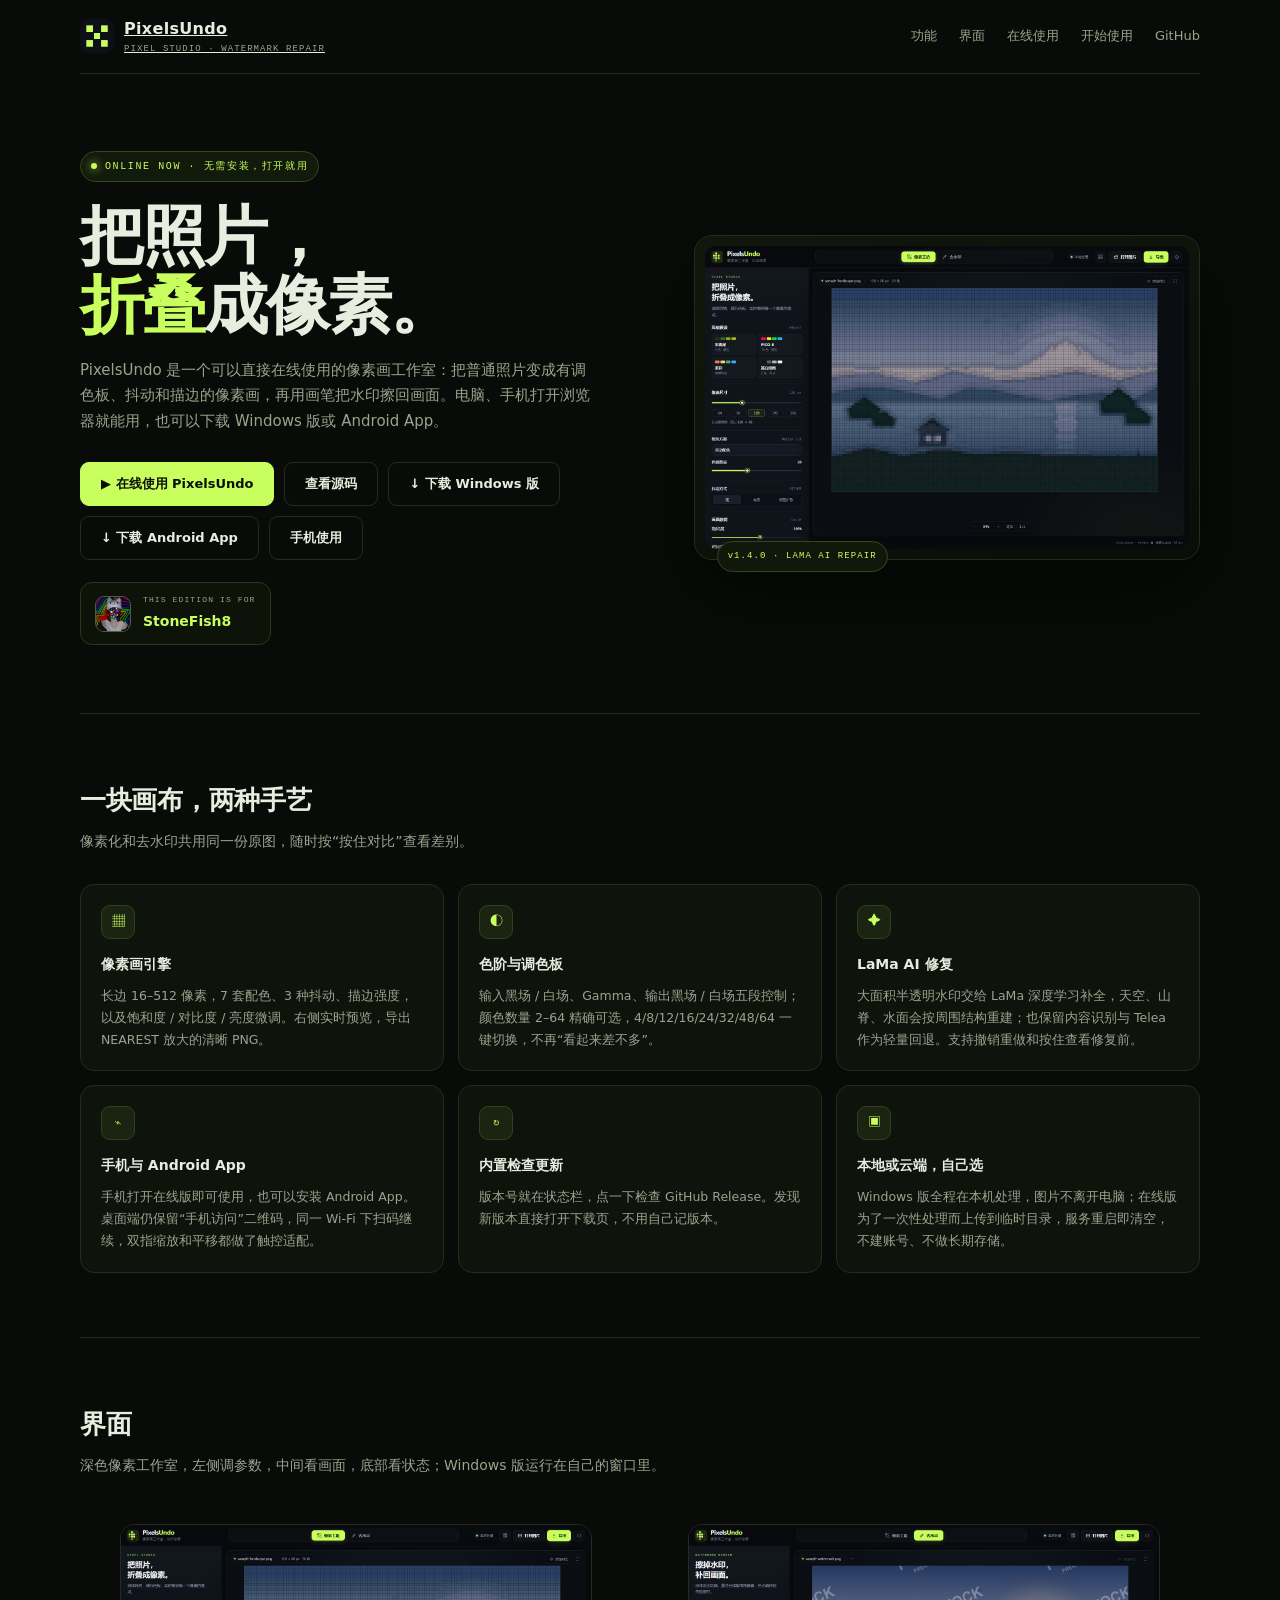
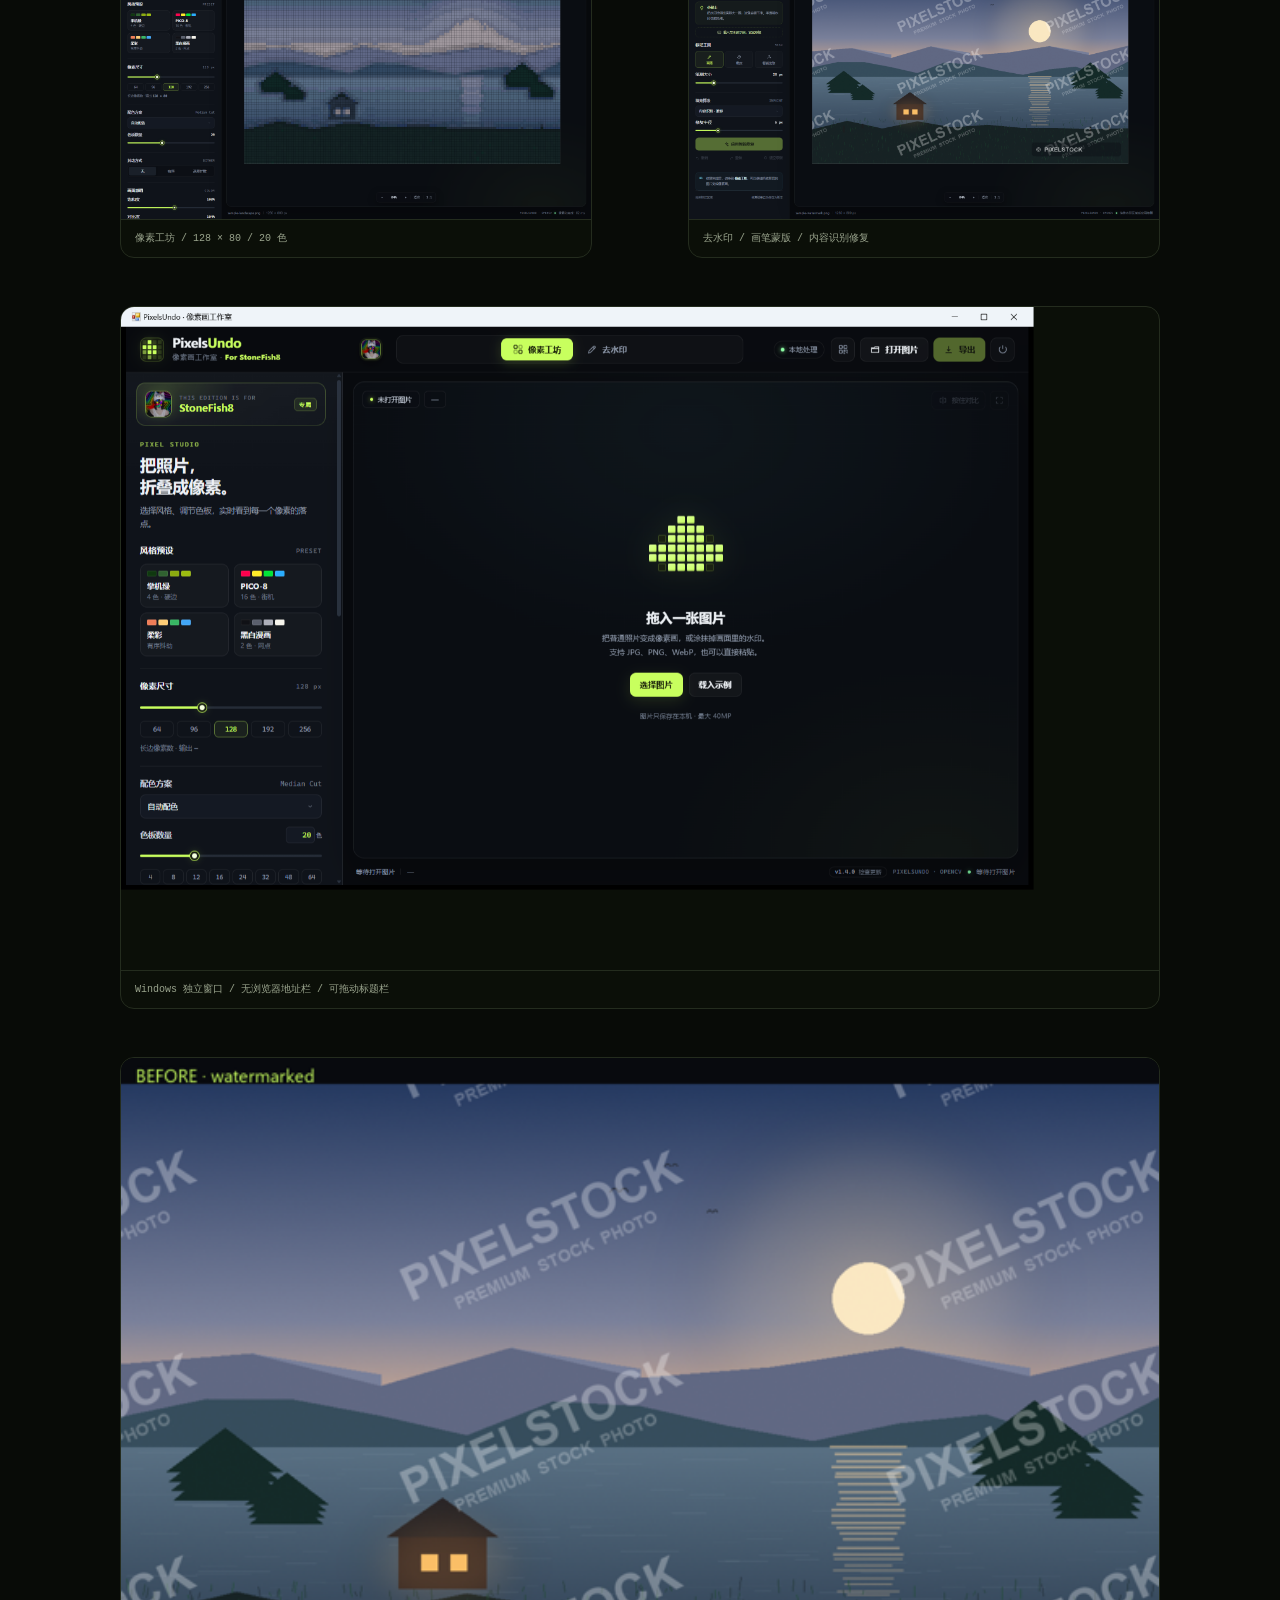
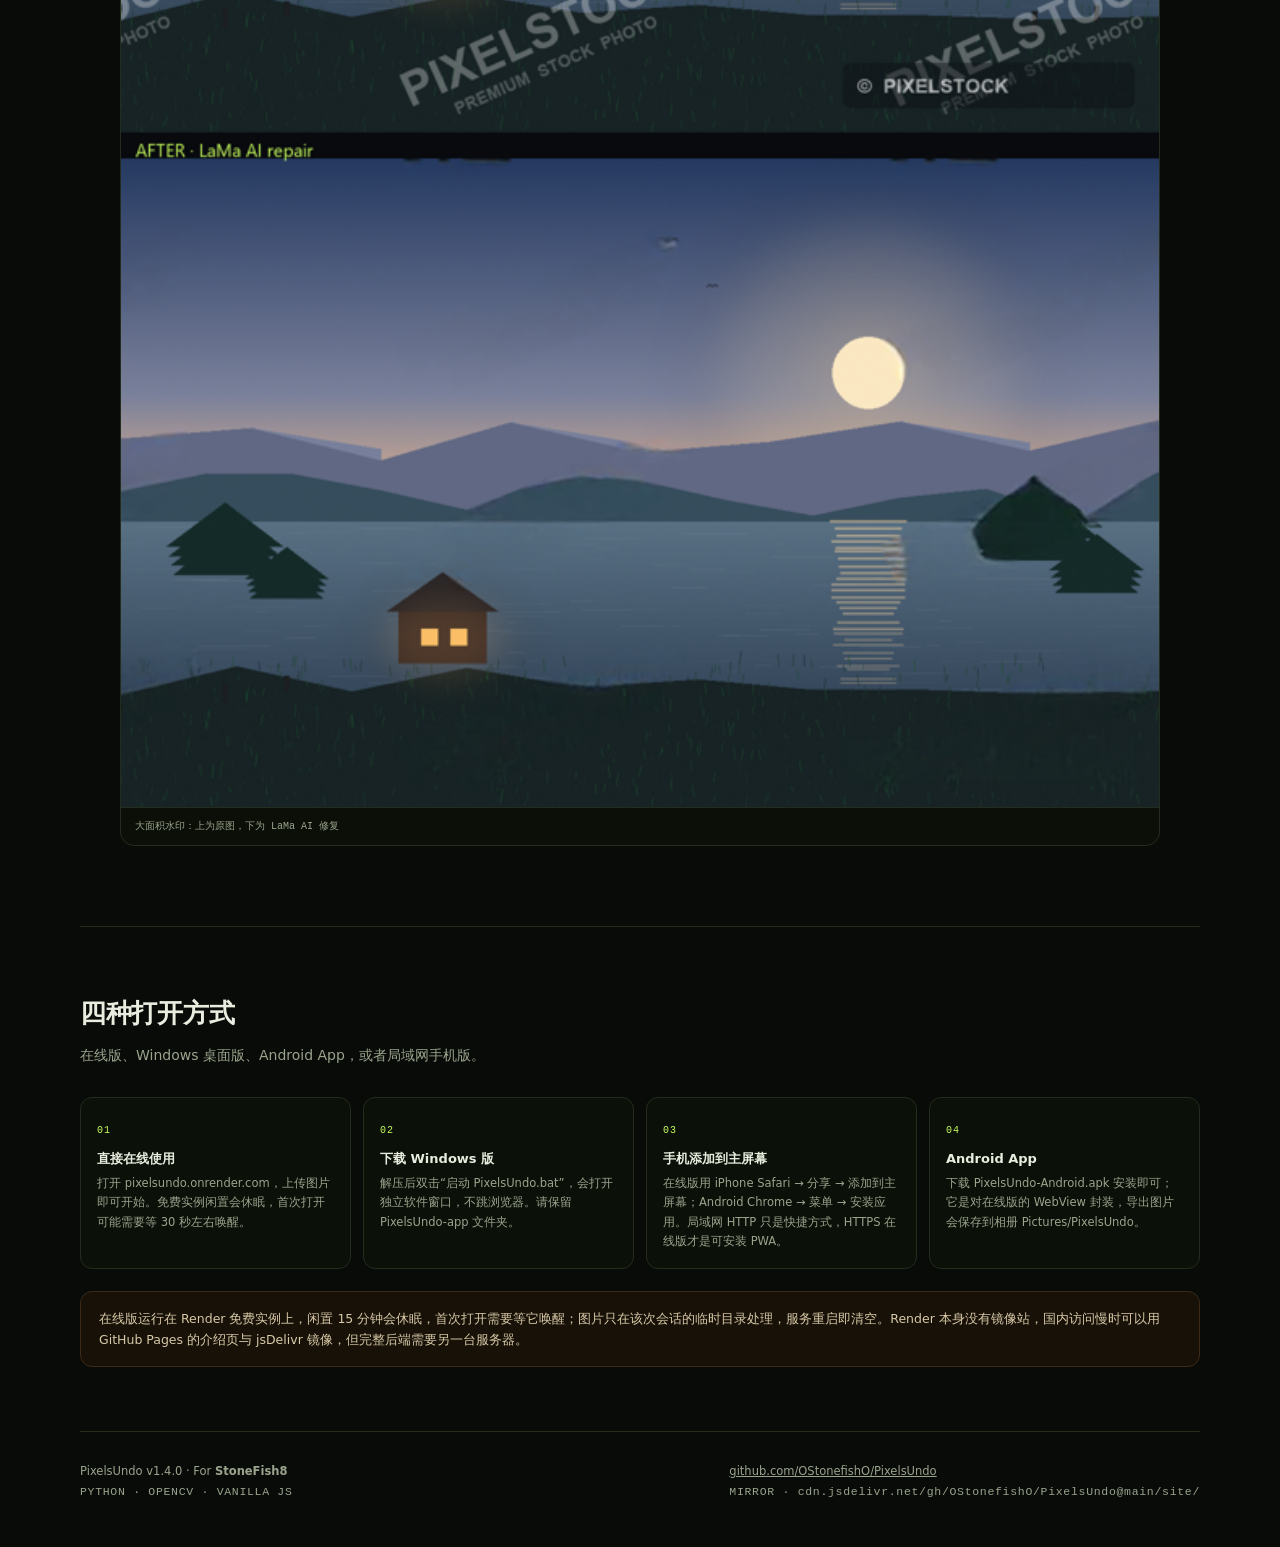
<file: site/index.html>
﻿<!doctype html>
<html lang="zh-CN">
<head>
<meta charset="utf-8">
<meta name="viewport" content="width=device-width, initial-scale=1, viewport-fit=cover">
<title>PixelsUndo — 把照片折叠成像素，把水印擦回画面</title>
<meta name="description" content="PixelsUndo 在线像素画工作室：照片转像素画、色阶与调色板控制、画笔去水印，无需安装，手机和电脑都能直接使用。">
<meta name="theme-color" content="#0a0d07">
<link rel="icon" href="assets/icon.png">
<style>
:root{--bg:#080b07;--panel:#0e130c;--line:#242c1e;--text:#e8eddf;--muted:#9aa48d;--lime:#c8ff5e;--pink:#ff5c8f;--mono:"Cascadia Code","SFMono-Regular",Consolas,monospace}
*{box-sizing:border-box}
html{scroll-behavior:smooth}
body{margin:0;background:radial-gradient(900px 500px at 80% -10%,#23320d 0%,transparent 60%),var(--bg);color:var(--text);font-family:"Segoe UI","Microsoft YaHei",system-ui,sans-serif;line-height:1.7}
a{color:inherit}
.wrap{width:min(1120px,calc(100% - 40px));margin:0 auto}
nav{display:flex;align-items:center;justify-content:space-between;gap:18px;height:74px;border-bottom:1px solid var(--line)}
.brand{display:flex;align-items:center;gap:10px;font-weight:800;letter-spacing:.02em}
.brand img{width:34px;height:34px;border-radius:8px}
.brand small{display:block;font-family:var(--mono);font-size:9px;color:var(--muted);font-weight:500;letter-spacing:.12em}
.navlinks{display:flex;gap:22px;font-size:13px;color:var(--muted)}
.navlinks a{text-decoration:none}.navlinks a:hover{color:var(--lime)}
.hero{display:grid;grid-template-columns:1.05fr .95fr;gap:54px;align-items:center;padding:76px 0 68px}
.eyebrow{display:inline-flex;align-items:center;gap:8px;font-family:var(--mono);font-size:10px;letter-spacing:.16em;color:var(--lime);border:1px solid #35451f;background:#121a0b;padding:6px 10px;border-radius:999px}
.dot{width:6px;height:6px;border-radius:50%;background:var(--lime);box-shadow:0 0 10px var(--lime)}
h1{font-size:clamp(38px,5.2vw,64px);line-height:1.08;letter-spacing:-.03em;margin:20px 0 18px}
h1 em{font-style:normal;color:var(--lime)}
.lead{font-size:15px;color:var(--muted);max-width:520px;margin:0 0 28px}
.actions{display:flex;flex-wrap:wrap;gap:10px}
.btn{display:inline-flex;align-items:center;justify-content:center;gap:8px;height:44px;padding:0 20px;border-radius:9px;text-decoration:none;font-weight:700;font-size:13px;border:1px solid var(--line);transition:.18s}
.btn.primary{background:var(--lime);color:#0b1004;border-color:var(--lime)}
.btn.primary:hover{filter:brightness(1.08);transform:translateY(-1px)}
.btn.ghost:hover{border-color:#4b5b36;background:#12180d}
.hero-card{position:relative;border:1px solid var(--line);border-radius:18px;background:linear-gradient(160deg,#11170d,#0a0d08);padding:10px;box-shadow:0 30px 80px rgba(0,0,0,.45)}
.hero-card img{display:block;width:100%;border-radius:11px}
.tag{position:absolute;left:22px;bottom:-13px;background:#10170b;border:1px solid #35451f;color:var(--lime);font-family:var(--mono);font-size:9px;letter-spacing:.12em;padding:7px 10px;border-radius:999px}
.dedication{display:flex;align-items:center;gap:12px;margin:22px 0 0;padding:10px 14px;border:1px solid #2a361f;border-radius:12px;background:#0d1309;width:max-content;max-width:100%}
.dedication img{width:36px;height:36px;border-radius:9px;border:1px solid #4c5f32}
.dedication span{font-family:var(--mono);font-size:8px;letter-spacing:.14em;color:var(--muted);display:block}
.dedication strong{font-size:14px;color:var(--lime)}
section{padding:64px 0;border-top:1px solid var(--line)}
h2{font-size:26px;margin:0 0 8px;letter-spacing:-.01em}
.sub{color:var(--muted);font-size:14px;margin:0 0 30px}
.grid{display:grid;grid-template-columns:repeat(3,1fr);gap:14px}
.card{border:1px solid var(--line);background:var(--panel);border-radius:14px;padding:20px}
.card .ico{width:34px;height:34px;border-radius:9px;background:#1a2411;border:1px solid #33401f;display:grid;place-items:center;color:var(--lime);font-family:var(--mono);font-size:13px;margin-bottom:14px}
.card h3{font-size:14px;margin:0 0 8px}
.card p{margin:0;font-size:12.5px;color:var(--muted);line-height:1.75}
.shots{display:grid;grid-template-columns:1fr 1fr;gap:16px}
.shot{border:1px solid var(--line);border-radius:14px;overflow:hidden;background:#0b0f08}
.shot img{display:block;width:100%;height:auto}
.shot figcaption{padding:10px 14px;font-family:var(--mono);font-size:10px;color:var(--muted);border-top:1px solid var(--line)}
.shot.wide{grid-column:1/-1}
.steps{display:grid;grid-template-columns:repeat(4,1fr);gap:12px;counter-reset:s}
.step{border:1px solid var(--line);border-radius:12px;padding:16px;background:#0b1008}
.step:before{counter-increment:s;content:"0" counter(s);font-family:var(--mono);font-size:10px;color:var(--lime);letter-spacing:.1em}
.step b{display:block;font-size:13px;margin:6px 0 4px}
.step p{margin:0;color:var(--muted);font-size:11.5px;line-height:1.7}
.note{border:1px solid #3b2a1a;background:#171107;border-radius:12px;padding:16px 18px;color:#d8c9a8;font-size:12.5px;margin-top:22px}
footer{border-top:1px solid var(--line);padding:30px 0 46px;color:var(--muted);font-size:11.5px;display:flex;justify-content:space-between;gap:18px;flex-wrap:wrap}
footer .mono{font-family:var(--mono);letter-spacing:.06em}
@media(max-width:860px){.hero{grid-template-columns:1fr;gap:34px;padding-top:48px}.grid{grid-template-columns:1fr 1fr}.steps{grid-template-columns:1fr 1fr}.navlinks{display:none}h1{font-size:40px}}
@media(max-width:560px){.grid,.shots{grid-template-columns:1fr}.steps{grid-template-columns:1fr 1fr}.wrap{width:calc(100% - 28px)}.hero{padding:38px 0 44px}.card{padding:16px}}
</style>
</head>
<body>
<div class="wrap">
  <nav>
    <a class="brand" href="./"><img src="assets/icon.png" alt=""><div>PixelsUndo<small>PIXEL STUDIO · WATERMARK REPAIR</small></div></a>
    <div class="navlinks">
      <a href="#features">功能</a><a href="#shots">界面</a><a href="https://pixelsundo.onrender.com/">在线使用</a><a href="#start">开始使用</a><a href="https://github.com/OStonefishO/PixelsUndo">GitHub</a>
    </div>
  </nav>

  <header class="hero">
    <div>
      <span class="eyebrow"><i class="dot"></i>ONLINE NOW · 无需安装，打开就用</span>
      <h1>把照片，<br><em>折叠</em>成像素。</h1>
      <p class="lead">PixelsUndo 是一个可以直接在线使用的像素画工作室：把普通照片变成有调色板、抖动和描边的像素画，再用画笔把水印擦回画面。电脑、手机打开浏览器就能用，也可以下载 Windows 版或 Android App。</p>
      <div class="actions">
        <a class="btn primary" href="https://pixelsundo.onrender.com/">▶ 在线使用 PixelsUndo</a>
        <a class="btn ghost" href="https://github.com/OStonefishO/PixelsUndo">查看源码</a>
        <a class="btn ghost" href="https://github.com/OStonefishO/PixelsUndo/releases/latest">↓ 下载 Windows 版</a>
        <a class="btn ghost" href="https://github.com/OStonefishO/PixelsUndo/releases/latest/download/PixelsUndo-Android.apk">↓ 下载 Android App</a>
        <a class="btn ghost" href="#start">手机使用</a>
      </div>
      <div class="dedication">
        <img src="assets/avatar.png" alt="StoneFish8">
        <div><span>THIS EDITION IS FOR</span><strong>StoneFish8</strong></div>
      </div>
    </div>
    <div class="hero-card">
      <img src="assets/pixel.png" alt="PixelsUndo 像素工坊界面">
      <span class="tag">v1.4.0 · LAMA AI REPAIR</span>
    </div>
  </header>

  <section id="features">
    <h2>一块画布，两种手艺</h2>
    <p class="sub">像素化和去水印共用同一份原图，随时按“按住对比”查看差别。</p>
    <div class="grid">
      <article class="card"><div class="ico">▦</div><h3>像素画引擎</h3><p>长边 16–512 像素，7 套配色、3 种抖动、描边强度，以及饱和度 / 对比度 / 亮度微调。右侧实时预览，导出 NEAREST 放大的清晰 PNG。</p></article>
      <article class="card"><div class="ico">◐</div><h3>色阶与调色板</h3><p>输入黑场 / 白场、Gamma、输出黑场 / 白场五段控制；颜色数量 2–64 精确可选，4/8/12/16/24/32/48/64 一键切换，不再“看起来差不多”。</p></article>
      <article class="card"><div class="ico">✦</div><h3>LaMa AI 修复</h3><p>大面积半透明水印交给 LaMa 深度学习补全，天空、山脊、水面会按周围结构重建；也保留内容识别与 Telea 作为轻量回退。支持撤销重做和按住查看修复前。</p></article>
      <article class="card"><div class="ico">⌁</div><h3>手机与 Android App</h3><p>手机打开在线版即可使用，也可以安装 Android App。桌面端仍保留“手机访问”二维码，同一 Wi-Fi 下扫码继续，双指缩放和平移都做了触控适配。</p></article>
      <article class="card"><div class="ico">↻</div><h3>内置检查更新</h3><p>版本号就在状态栏，点一下检查 GitHub Release。发现新版本直接打开下载页，不用自己记版本。</p></article>
      <article class="card"><div class="ico">▣</div><h3>本地或云端，自己选</h3><p>Windows 版全程在本机处理，图片不离开电脑；在线版为了一次性处理而上传到临时目录，服务重启即清空，不建账号、不做长期存储。</p></article>
    </div>
  </section>

  <section id="shots">
    <h2>界面</h2>
    <p class="sub">深色像素工作室，左侧调参数，中间看画面，底部看状态；Windows 版运行在自己的窗口里。</p>
    <div class="shots">
      <figure class="shot"><img src="assets/pixel.png" alt="像素工坊"><figcaption>像素工坊 / 128 × 80 / 20 色</figcaption></figure>
      <figure class="shot"><img src="assets/clean.png" alt="去水印"><figcaption>去水印 / 画笔蒙版 / 内容识别修复</figcaption></figure>
      <figure class="shot wide"><img src="assets/native.png" alt="PixelsUndo 独立桌面窗口"><figcaption>Windows 独立窗口 / 无浏览器地址栏 / 可拖动标题栏</figcaption></figure>
      <figure class="shot wide"><img src="assets/lama.png" alt="LaMa AI 去水印前后对比"><figcaption>大面积水印：上为原图，下为 LaMa AI 修复</figcaption></figure>
    </div>
  </section>

  <section id="start">
    <h2>四种打开方式</h2>
    <p class="sub">在线版、Windows 桌面版、Android App，或者局域网手机版。</p>
    <div class="steps">
      <div class="step"><b>直接在线使用</b><p>打开 pixelsundo.onrender.com，上传图片即可开始。免费实例闲置会休眠，首次打开可能需要等 30 秒左右唤醒。</p></div>
      <div class="step"><b>下载 Windows 版</b><p>解压后双击“启动 PixelsUndo.bat”，会打开独立软件窗口，不跳浏览器。请保留 PixelsUndo-app 文件夹。</p></div>
      <div class="step"><b>手机添加到主屏幕</b><p>在线版用 iPhone Safari → 分享 → 添加到主屏幕；Android Chrome → 菜单 → 安装应用。局域网 HTTP 只是快捷方式，HTTPS 在线版才是可安装 PWA。</p></div>
      <div class="step"><b>Android App</b><p>下载 PixelsUndo-Android.apk 安装即可；它是对在线版的 WebView 封装，导出图片会保存到相册 Pictures/PixelsUndo。</p></div>
    </div>
    <div class="note">在线版运行在 Render 免费实例上，闲置 15 分钟会休眠，首次打开需要等它唤醒；图片只在该次会话的临时目录处理，服务重启即清空。Render 本身没有镜像站，国内访问慢时可以用 GitHub Pages 的介绍页与 jsDelivr 镜像，但完整后端需要另一台服务器。</div>
  </section>

  <footer>
    <div>PixelsUndo v1.4.0 · For <b>StoneFish8</b><br><span class="mono">PYTHON · OPENCV · VANILLA JS</span></div>
    <div><a href="https://github.com/OStonefishO/PixelsUndo">github.com/OStonefishO/PixelsUndo</a><br><span class="mono">MIRROR · cdn.jsdelivr.net/gh/OStonefishO/PixelsUndo@main/site/</span></div>
  </footer>
</div>
</body>
</html>
</file>
